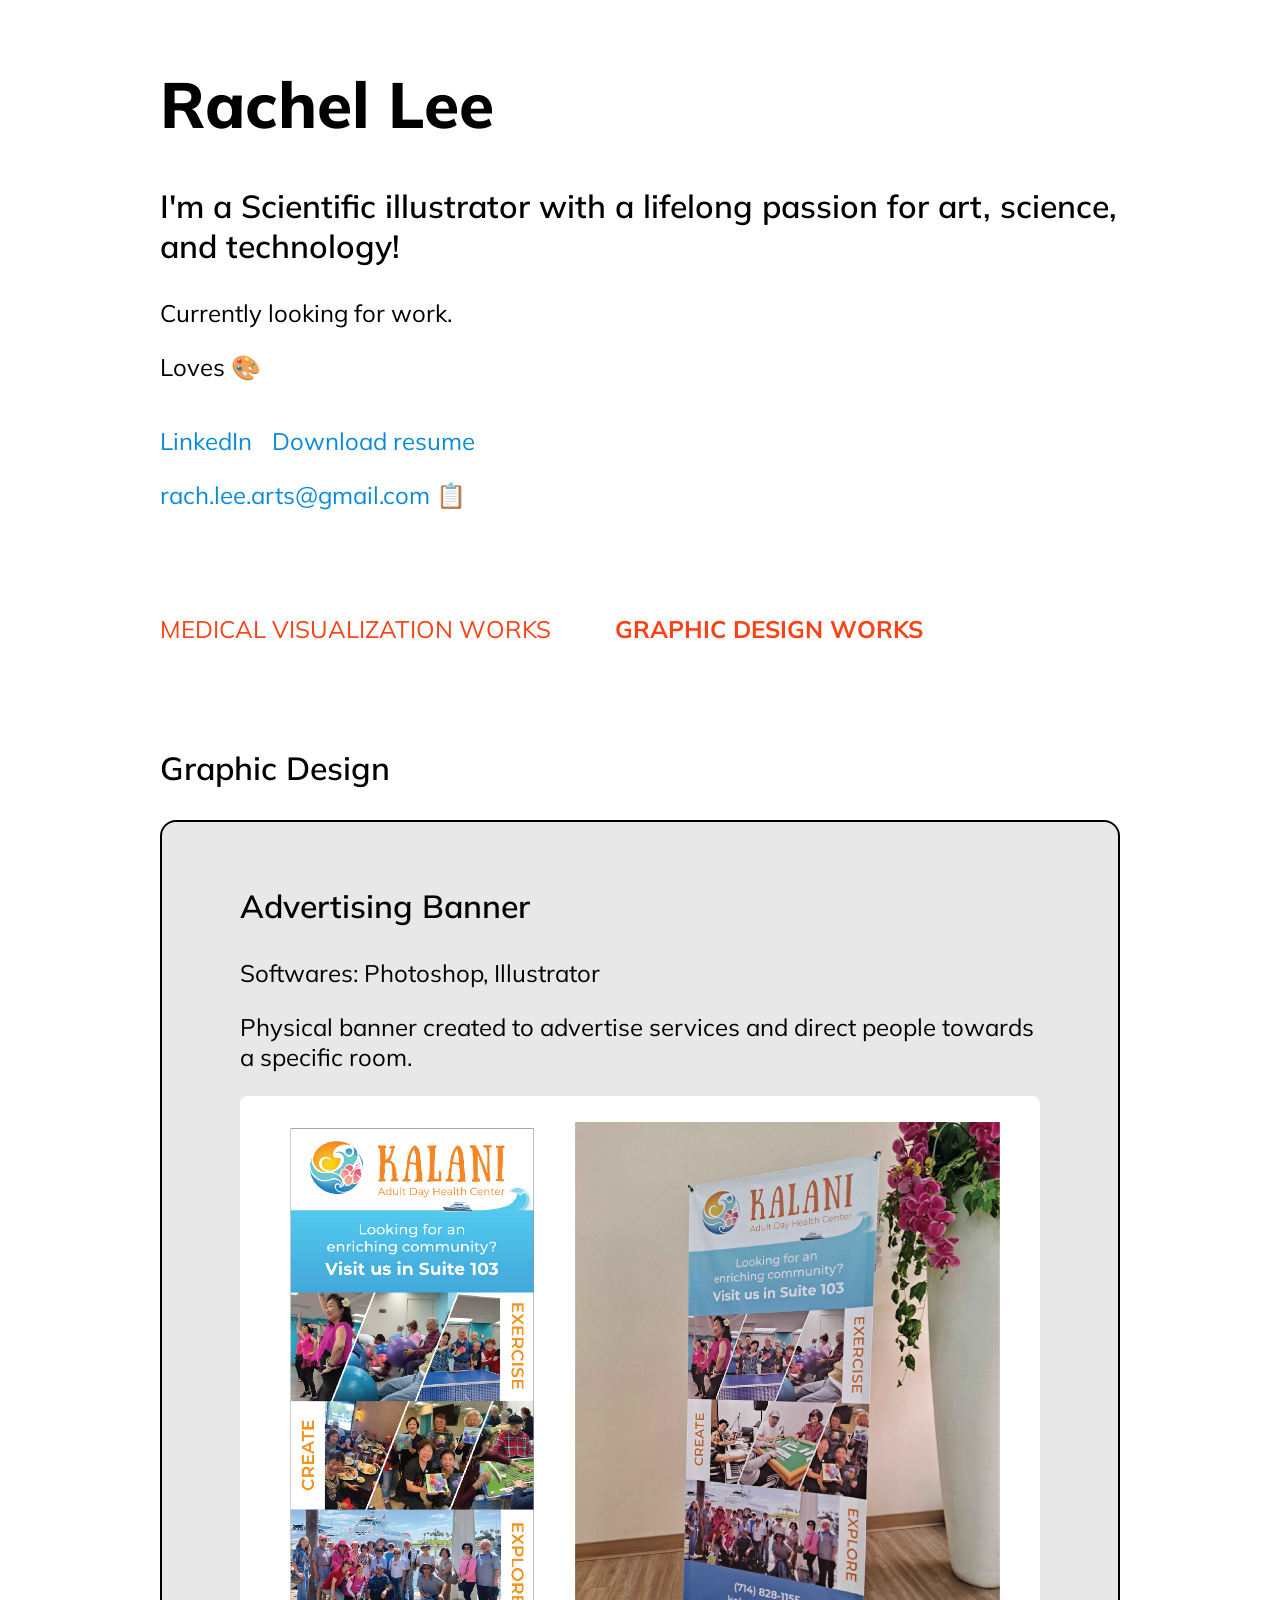
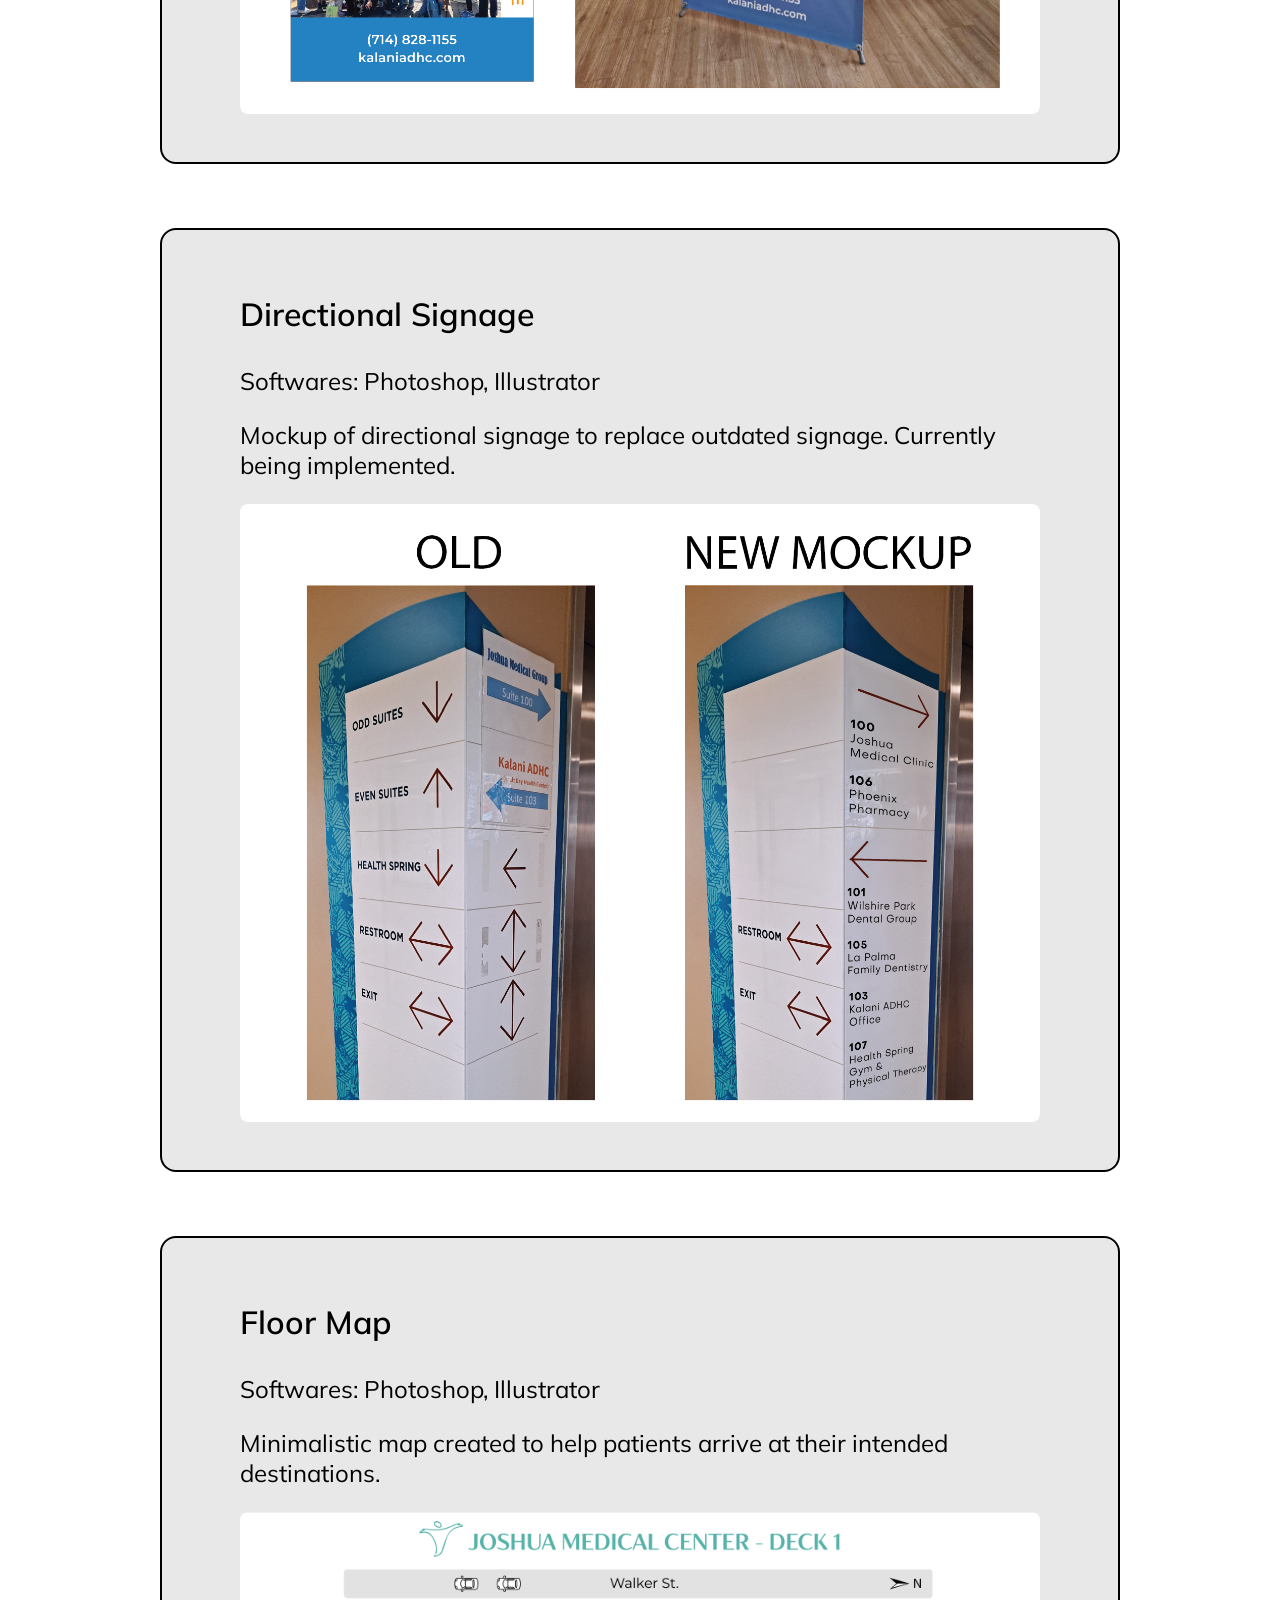
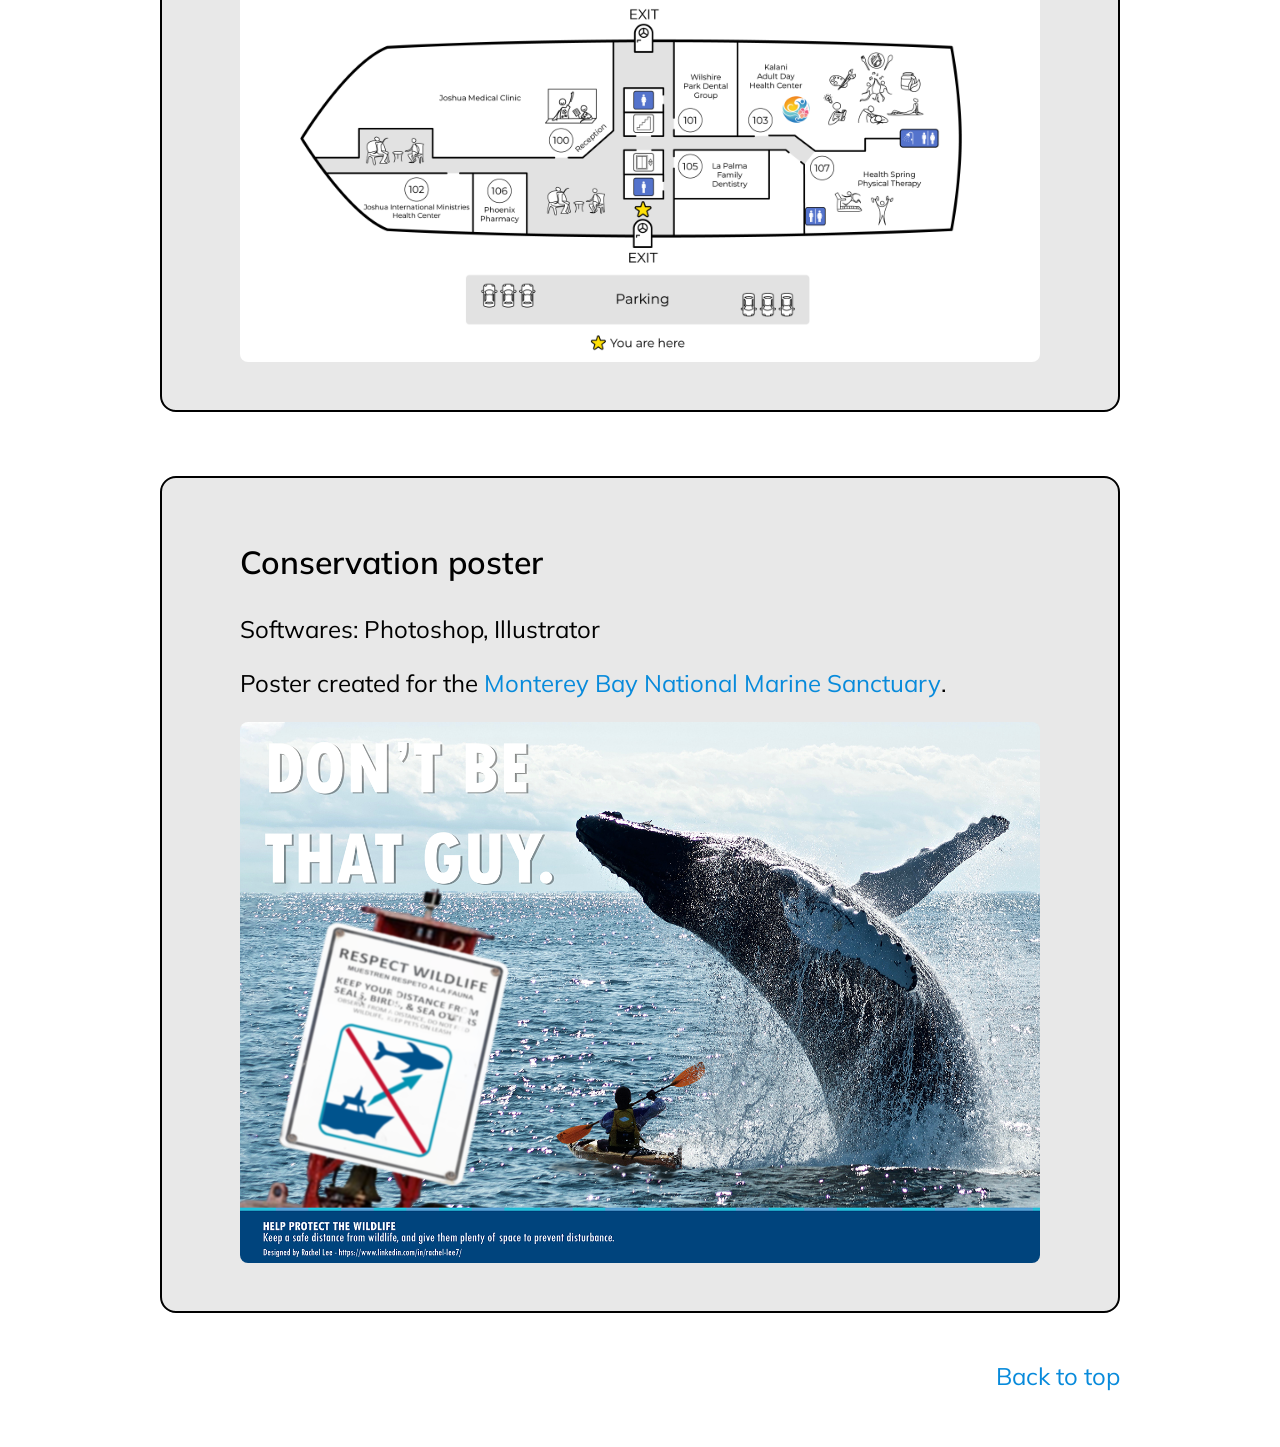
<file: graphicdesign/index.html>
<!DOCTYPE html>
<html>

    <head>
        
        <link rel="stylesheet" href="../style.css">
		<meta name="viewport" content="width=device-width, initial-scale=1.0">
        <title>&#128075; Rachel Lee</title>
		
    </head>
    
    <body>
	<header id="top"></header>
	<div class="wrapper">
		<p class="title">
			<!--<img src="assets/avatar.png" alt="avatar.png" class="avatar">-->
			Rachel Lee
		</p>
		<p class="bold">I'm a Scientific illustrator with a lifelong passion for art, science, and technology!</p>
		<p class="medium">Currently looking for work.</p>
		<p class="medium">Loves <span id="emoji">&#127912;</span></p> <!-- utf-8 -->
		<br>
		<a class="medium hover-underline" href="http://linkedin.com/in/rachel-lee7" target="_blank">LinkedIn</a>
		<a class="medium hover-underline" href="assets/RachelLee_resume.pdf" target="_blank" style= "display: inline-block; margin-left: 1rem">Download resume</a>
		<p style="color:#078adb" class="medium"><span class="hover-underline pointer" onclick="showPopup(); 
			copyToClipboard('rach.lee.arts@gmail.com')">rach.lee.arts@gmail.com</span> &#128203;
			<span id="popup" class="popup-text" style=color:black> Copied!</span></p>
		
		<br><br><br><br>
		<nav class="navigation">
            <a href="/" class="medium hover-underline">MEDICAL VISUALIZATION WORKS</a>
            <a href="/graphicdesign/" class="medium hover-underline current-page">GRAPHIC DESIGN WORKS</a>
        </nav>
		<br><br>
		
		<p class="bold">Graphic Design</p>
		<div class="container">
			
			<div class="card">
				<div class="content">
					<p class="bold">Advertising Banner</p>
					<p class="medium">Softwares: Photoshop, Illustrator</p>
					<p class="medium">Physical banner created to advertise services and direct people towards a specific room.</p>
					<img src="../assets/graphic1.png" alt="graphic1.png">
				</div>
			</div>

			<div class="card">
				<div class="content">
					<p class="bold">Directional Signage</p>
					<p class="medium">Softwares: Photoshop, Illustrator</p>
					<p class="medium">Mockup of directional signage to replace outdated signage. Currently being implemented.</p>
					<img src="../assets/pillars.png" alt="pillars.png">
				</div>
			</div>
			
			<div class="card">
				<div class="content">
					<p class="bold">Floor Map</p>
					<p class="medium">Softwares: Photoshop, Illustrator</p>
					<p class="medium">Minimalistic map created to help patients arrive at their intended destinations.</p>
					<img src="../assets/graphic2.png" alt="graphic2.png">
				</div>
			</div>

			
			<div class="card">
				<div class="content">
					<p class="bold">Conservation poster</p>
					<p class="medium">Softwares: Photoshop, Illustrator</p>
					<p class="medium">Poster created for the <a href="https://montereybay.noaa.gov/" target="_blank" class="hover-underline">Monterey Bay National Marine Sanctuary</a>.</p>
					<img src="../assets/whale.png" alt="whale.png">
				</div>
			</div>
			
		</div>
		
		<p style="text-align: right;">
			<a href="#top" class="medium hover-underline">Back to top</a>
		</p>
		
		<br><br>
		
	</div>
	
	<script>
		//unicode
		//palette, pawprint, gi, camping, gaming, plant, sushi, beach
		const emojis = ['\u{1F3A8}', '\u{1F43E}', '\u{1F94B}','\u{1F3D5}\ufe0f', '\u{1F3AE}', '\u{1F331}', '\u{1F363}', '\u{1F3D6}\ufe0f'];
		let index = 0;
	
		setInterval(() => {
		  index = (index + 1) % emojis.length;
		  document.getElementById('emoji').textContent = emojis[index];
		}, 2000); // 2000ms = 2 seconds
	</script>

	<script>
		function showPopup() {
		  const popup = document.getElementById('popup');
		  popup.classList.add('show');
		  setTimeout(() => {
			popup.classList.remove('show');
		  }, 1000);
		}
	</script>

	<script>
		function copyToClipboard(text) {
		  navigator.clipboard.writeText(text)
		}
	</script>
	
    </body>
	
</html>
</file>
<file: style.css>
@font-face {
	font-family: "Mulish";
	src: url(assets/Mulish-VariableFont_wght.ttf);
	font-weight: 400 800;
}

body {
	font-family: "Mulish", sans-serif;
	background-color: #fff;
	margin: 0;
}

.wrapper {
	max-width: 960px;
	margin: 0 auto;
	padding: 0 1rem;
}

.avatar {
	width: 200px;
  	height: 200px;
  	border-radius: 50%;
  	object-fit: cover;
	object-position: center 20%;
}

.title {
	font-size: clamp(2rem, 8vw, 4rem);
	font-weight: 800;
  	display: inline-flex;
  	align-items: center; 
  	gap: 50px;
	margin-bottom: 10px;
}

.bold {
	font-size: clamp(1.5rem, 5vw, 2rem);
	font-weight: 600;
}

.medium {
	font-size: clamp(1.1rem, 4vw, 1.5rem);
	font-weight: 400;
}

.small {
	font-size: clamp(1rem, 3vw, 1.2rem);
	font-weight: 400;
}

a {
	color: #078adb;
	text-decoration: none;
}

a:hover {
	color: #42aaeb;
}

.hover-underline {
	position: relative;
	display: inline-block;
	cursor: pointer;
	text-decoration: none; /* remove default underline */
}

.hover-underline::after {
	content: '';
	position: absolute;
	left: 50%;
	bottom: 0;
	width: 0%;
	height: 2px;
	background-color: #42aaeb; /* your hover color */
	transform: translateX(-50%);
	transition: width 0.3s ease, opacity 0.3s ease;
	opacity: 0;
}

.hover-underline:hover::after {
	width: 100%;
	opacity: 1;
}

.pointer {
	cursor: pointer;
}

.popup-text {
	opacity: 0;
	visibility: hidden;
	transition: opacity 0.2s ease, visibility 0.2s ease;
}

.popup-text.show {
	opacity: 1;
	visibility: visible;
}

.container {
	display: flex;
	flex-wrap: wrap;
	gap: 4rem;
	margin-bottom: 3rem;
}

.card {
	flex: 1 1 100%;
	background: #E8E8E8;
	border-style: solid;
	border-width: 2px 2px 2px 2px;
	border-radius: 1rem;
	padding: 2rem;
}

@media (min-width: 768px) {
	.card {
		flex: 1 1 50%;
	}
}

.card iframe,
.card img {
	width: 100%;
	max-width: 800px;
	height: auto;
	display: block;
	margin: 1rem auto;
	border-radius: 0.5rem;
}

.card .content {
	max-width: 800px;
	margin: 1rem auto;
}

.iframe-wrapper {
    position: relative;
    width: 100%;
	max-width: 800px;
	margin: 1rem auto;
    padding-top: 56.25%; /* 16:9 aspect ratio */
    overflow: hidden;
    border-radius: 0.5rem;
}

.iframe-wrapper iframe {
    position: absolute;
    top: 0;
    left: 0;
    width: 100%;
    height: 100%;
	border: 0;}
	
.navigation {
    display: flex;
    gap: 4rem;
    margin-bottom: 2rem;
}

.navigation a {
    color: #fa4214;
    text-decoration: none;
}

.navigation a:hover {
	color: #fa4214;
	text-decoration-color: #fa4214;
}	

.navigation .hover-underline::after {
    background-color: #fa4214;
}

.navigation .current-page {
    font-weight: bold;
}
	
}
</file>
